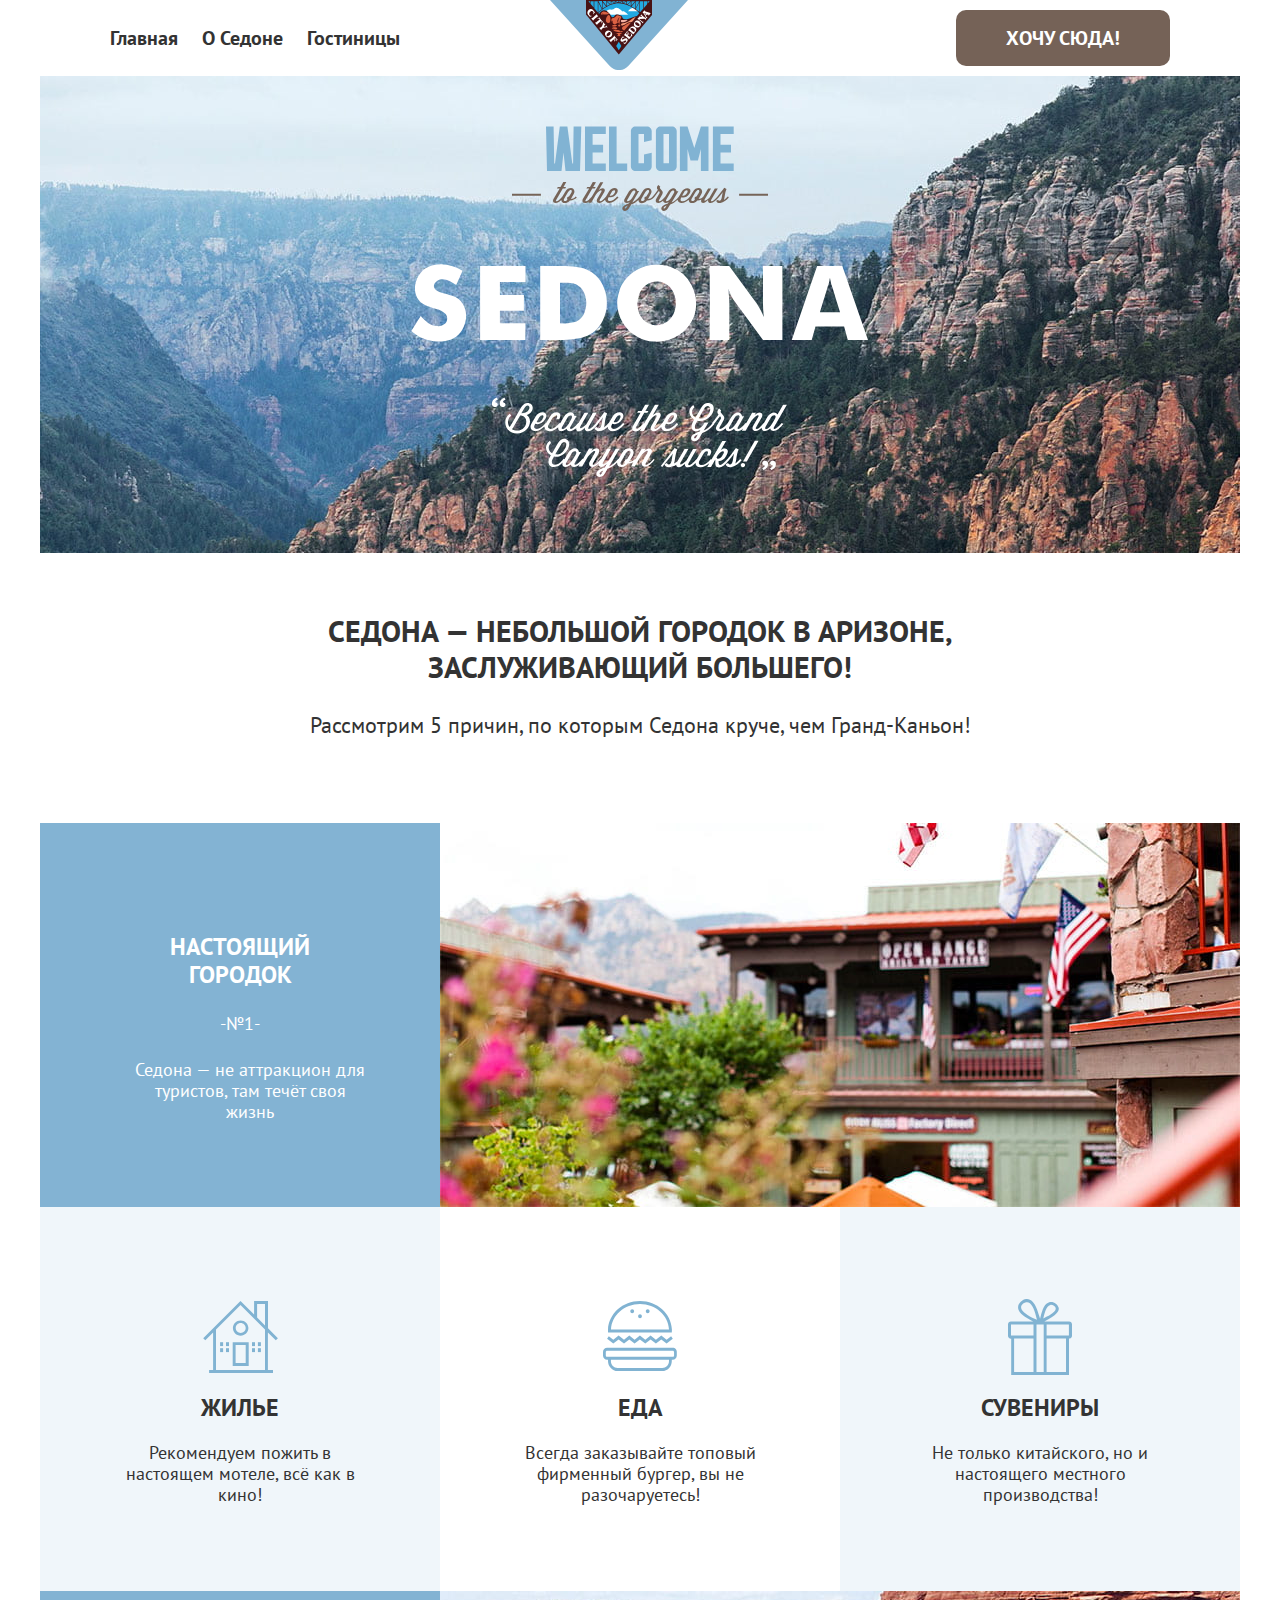
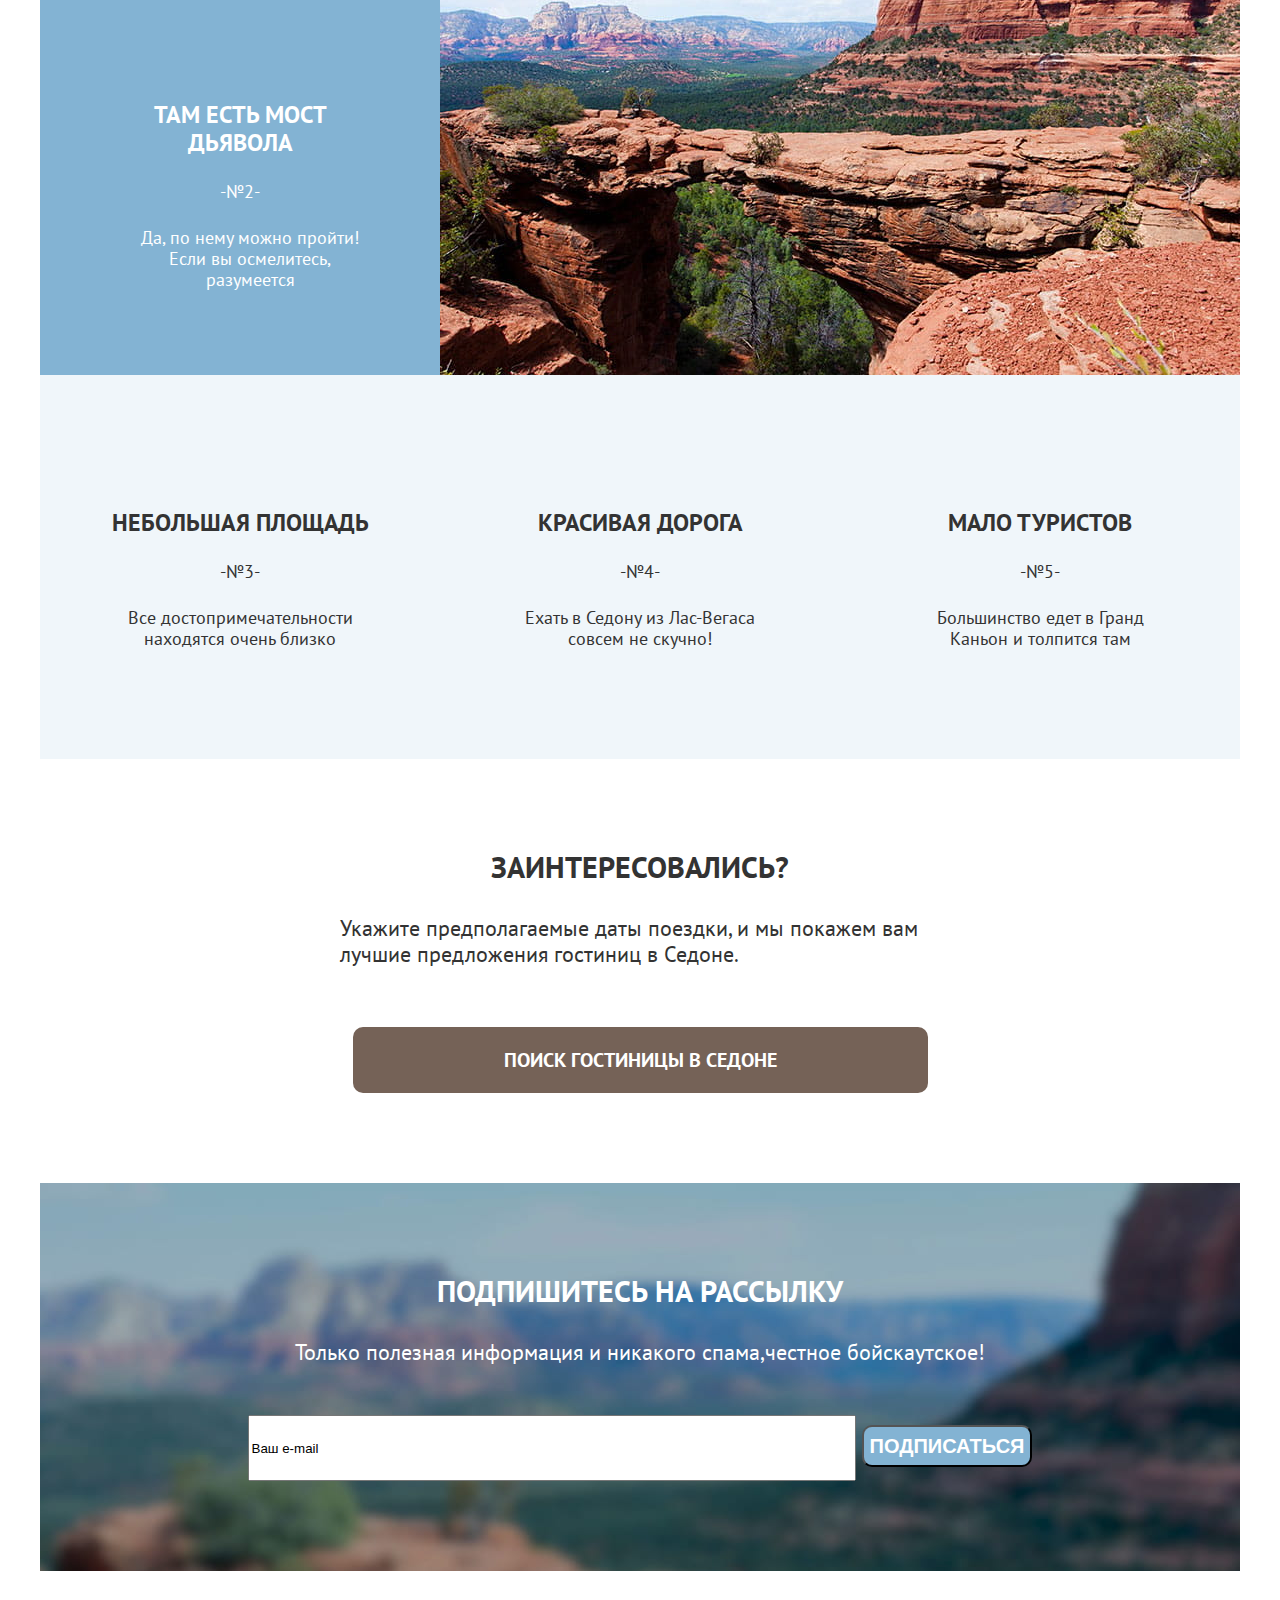
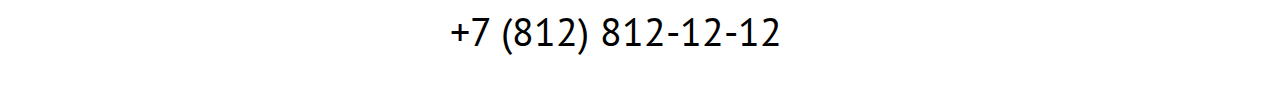
<file: index.html>
<!DOCTYPE html>
<html lang="ru">
  <head>
    <meta charset="utf-8">
    <title>HTML Academy: Седона</title>
    <link rel="stylesheet" href="Styles/styles.css">
  </head>
  <body>
    <header class="page-header">
      <!--Навигация-->
      <nav class="page-navigation"> 
        <ul class="navigation-list">
          <li class="navigation-item">
            <a class="navigation-link" href="#">Главная</a>
          </li>
          <li class="navigation-item">
            <a class="navigation-link" href="#">О Седоне</a>
          </li>
          <li class="navigation-item">
            <a class="navigation-link" href="catalog.html">Гостиницы</a> 
          </li>
        </ul>
        <!--отдельный див для маленького лого в центре хедера-->
        <div class="head-logo">
        <a href="index.html"><img src="img/icon/logo-header.svg" alt="Картинка-Логотип"></a>
        </div>
        <!--Секция в хедере для поиска,отзывов и кнопки-->
        <ul class="user-menu-list">
          <li class="navigation-item">
            <a class="navigation-link" href="#"><span class="visually-hidden">Поисковая строка</span></a>
          </li>
          <li class="navigation-item">
            <a class="navigation-link" href="#"><span class="visually-hidden">Отзывы</span></a>
          </li>
          <li class="navigation-item">
            <a class="navigation-link button" href="#">Хочу сюда!</a>
          </li>
        </ul>
    </nav>
    </header>
    <main class="main-container">
      <div class="page-container">
      <h1 class="visually-hidden">Город Седона</h1>
      <section class="promo-index">
        <h2 class="visually-hidden">Презентация Городка</h2>
        <img class="index-logo" src="img/icon/welcome.svg"  width="458" height="352" alt="Городок Седона">
        <div class="divider"></div>
      </section>
      <section class="benefits">
        <div class="benefits-container">
        <h2 class="visually-hidden">Преимущества Городка</h2>
        <p class="slogan">Седона — небольшой городок в Аризоне, заслуживающий большего!</p>
        <p class="benefits-slogan-text">Рассмотрим 5 причин, по которым Седона круче, чем Гранд-Каньон!</p>
        </div>
        <!--Отдельный класс для преимущества с понорамным фото-->
        <article class="benefits-block">
         <div class="benefits-block-info">
          <h3 class="benefits-name">Настоящий городок</h3>
          <span class="benefits-number">-№1-</span>
          <p class="benefits-text">Седона — не аттракцион для туристов, там течёт 
            своя жизнь</p>
          </div>
          <div>
          <img class="benefits-block-foto" src="img/photo-town.jpg" alt="Фото улицы городка" width="800" height="384">
          </div>
        </article>
          <div class="benefits-div-list">
            <!--Отдельный класс для преимуществ с картинкой-->
            <div class="benefits-div-items house light-blue">
              <h3 class="benefits-name benefits-div-name">Жилье</h3>
              <p class="benefits-text">Рекомендуем пожить 
                в настоящем мотеле,  
                всё как в кино!</p>
            </div>
            <div class="benefits-div-items eat">
              <h3 class="benefits-name benefits-div-name">Еда</h3>
              <p class="benefits-text">Всегда заказывайте
                топовый фирменный бургер, вы не разочаруетесь!</p>
            </div>
            <div class="benefits-div-items light-blue present">
              <h3 class="benefits-name benefits-div-name">Сувениры</h3>
              <p class="benefits-text">Не только китайского, 
                но и настоящего местного производства!</p>
            </div>
          </div>
          <!--Отдельный класс для преимущества с понорамным фото-->
            <article class="benefits-block">
              <div class="benefits-block-info">
              <h3 class="benefits-name">Там есть
                мост дьявола</h3>
              <span class="benefits-number">-№2-</span>
              <p class="benefits-text">Да, по нему можно пройти! Если вы осмелитесь, разумеется</p>
            </div>
            <div>
              <img class="benefits-block-foto" src="img/photo-bridge.jpg" width="800" height="384" alt="Фото каменного моста дьявола">
            </div>
            </article>
            <!--преимущества без картинки, с номером-->
          <div class="benefits-div-list">
            <div class="benefits-div-items light-blue">
              <h3 class="benefits-name">Небольшая площадь</h3>
              <span class="benefits-number">-№3-</span>
              <p class="benefits-text">Все достопримечательности 
                находятся очень близко</p>
            </div>
            <div class="benefits-div-items light-blue">
              <h3 class="benefits-name">Красивая дорога</h3>
              <span class="benefits-number">-№4-</span>
              <p class="benefits-text">Ехать в Седону из Лас-Вегаса совсем не скучно!</p>
            </div>
            <div class="benefits-div-items light-blue">
              <h3 class="benefits-name">Мало туристов</h3>
              <span class="benefits-number">-№5-</span>
              <p class="benefits-text">Большинство едет в Гранд Каньон и толпится там</p>
            </div>
          </section>
          </div>
          <!--Поиск по каталогу-->
        <section class="search-catalog">
          <h2 class="visually-hidden">Забронируйте отель уже сейчас</h2>
          <b class="slogan">Заинтересовались?</b>
          <p class="text">Укажите предполагаемые даты поездки,
            и мы покажем вам лучшие предложения гостиниц в Седоне.
          </p>
          <a class="button">Поиск гостиницы в Седоне</a>
        </section>
        <section class="newsletter">
          <h2 class="visually-hidden">Подписка на рассылку</h2>
          <b class="slogan" >Подпишитесь на рассылку</b>
          <p class="text">Только полезная информация и никакого спама,честное бойскаутское!</p>
          <form class="form" action="https://htmlacademy.ru" method="GET">
            <input class="email" type="email" name="user-mail" value="Ваш e-mail">
            <input class="submit button blue-color" type="submit" value="подписаться">
          </form>
          </section>
      </div>
    </main>  
    <footer>
      <article class="footer-messengers">
        <a class="item-messengers" href="https://twitter.com/htmlacademy_ru"><span class="visually-hidden"></span></a>
        <a class="item-messengers" href="facebook.com/htmlacademy"><span class="visually-hidden"></span></a>
        <a class="item-messengers" href="https://www.youtube.com/user/htmlacademyru"><span class="visually-hidden"></span></a>
      </article>
      <a class="phone-number" href="tel:+78128121212">+7 (812) 812-12-12</a>
      <a class="logo-footer" href="https://htmlacademy.ru"><span class="visually-hidden"></span></a> 
    </footer>
  </body>
</html>
</file>
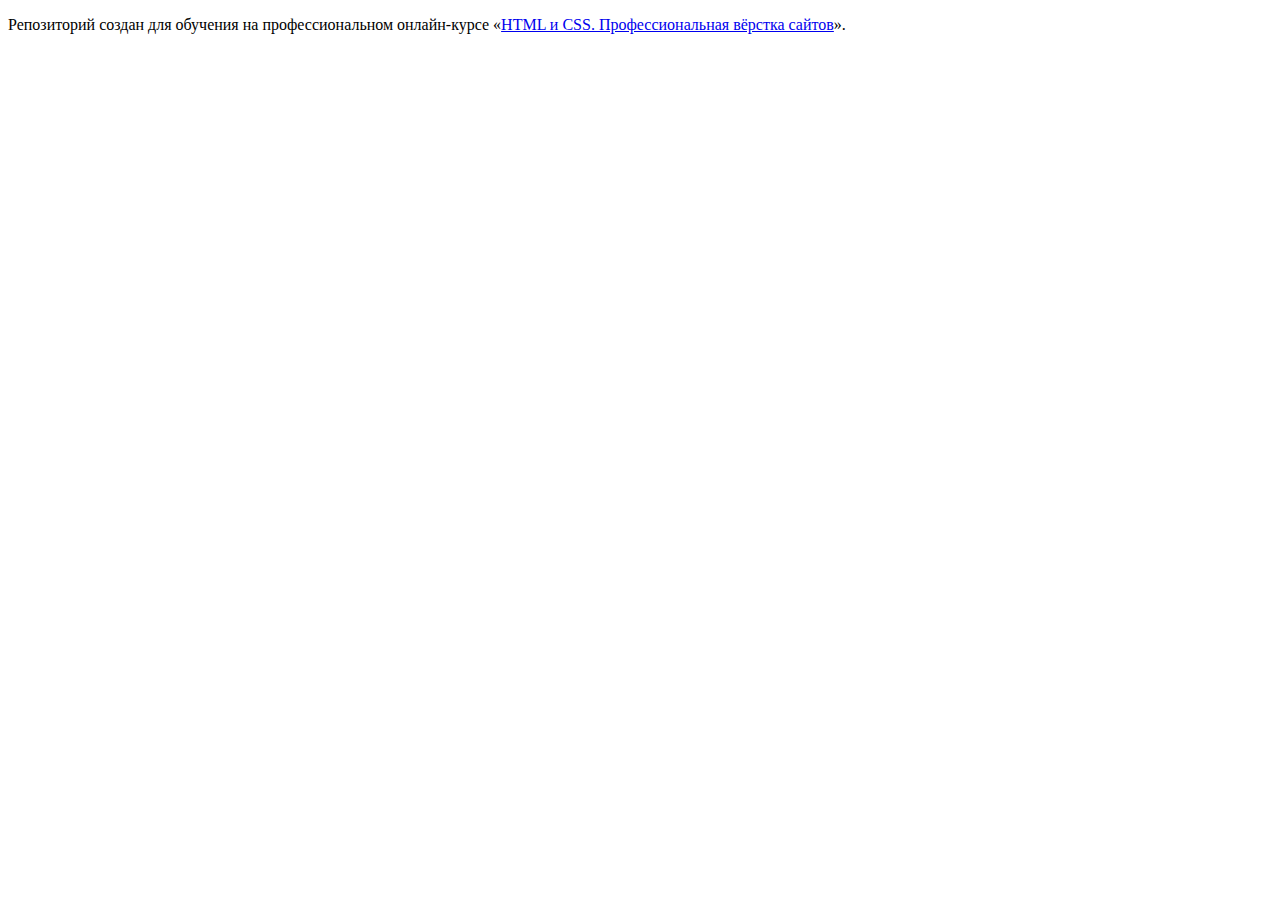
<file: master/index.html>
<!DOCTYPE html>
<html lang="ru">
  <head>
    <meta charset="utf-8">
    <title>HTML Academy: Седона</title>
    <base href="https://htmlacademy-htmlcss.github.io/1816669-sedona-32/master/">
</head>
  <body>

    <p>Репозиторий создан для обучения на профессиональном онлайн‑курсе «<a href="https://htmlacademy.ru/intensive/htmlcss">HTML и CSS. Профессиональная вёрстка сайтов</a>».</p>

  </body>
</html>
</file>
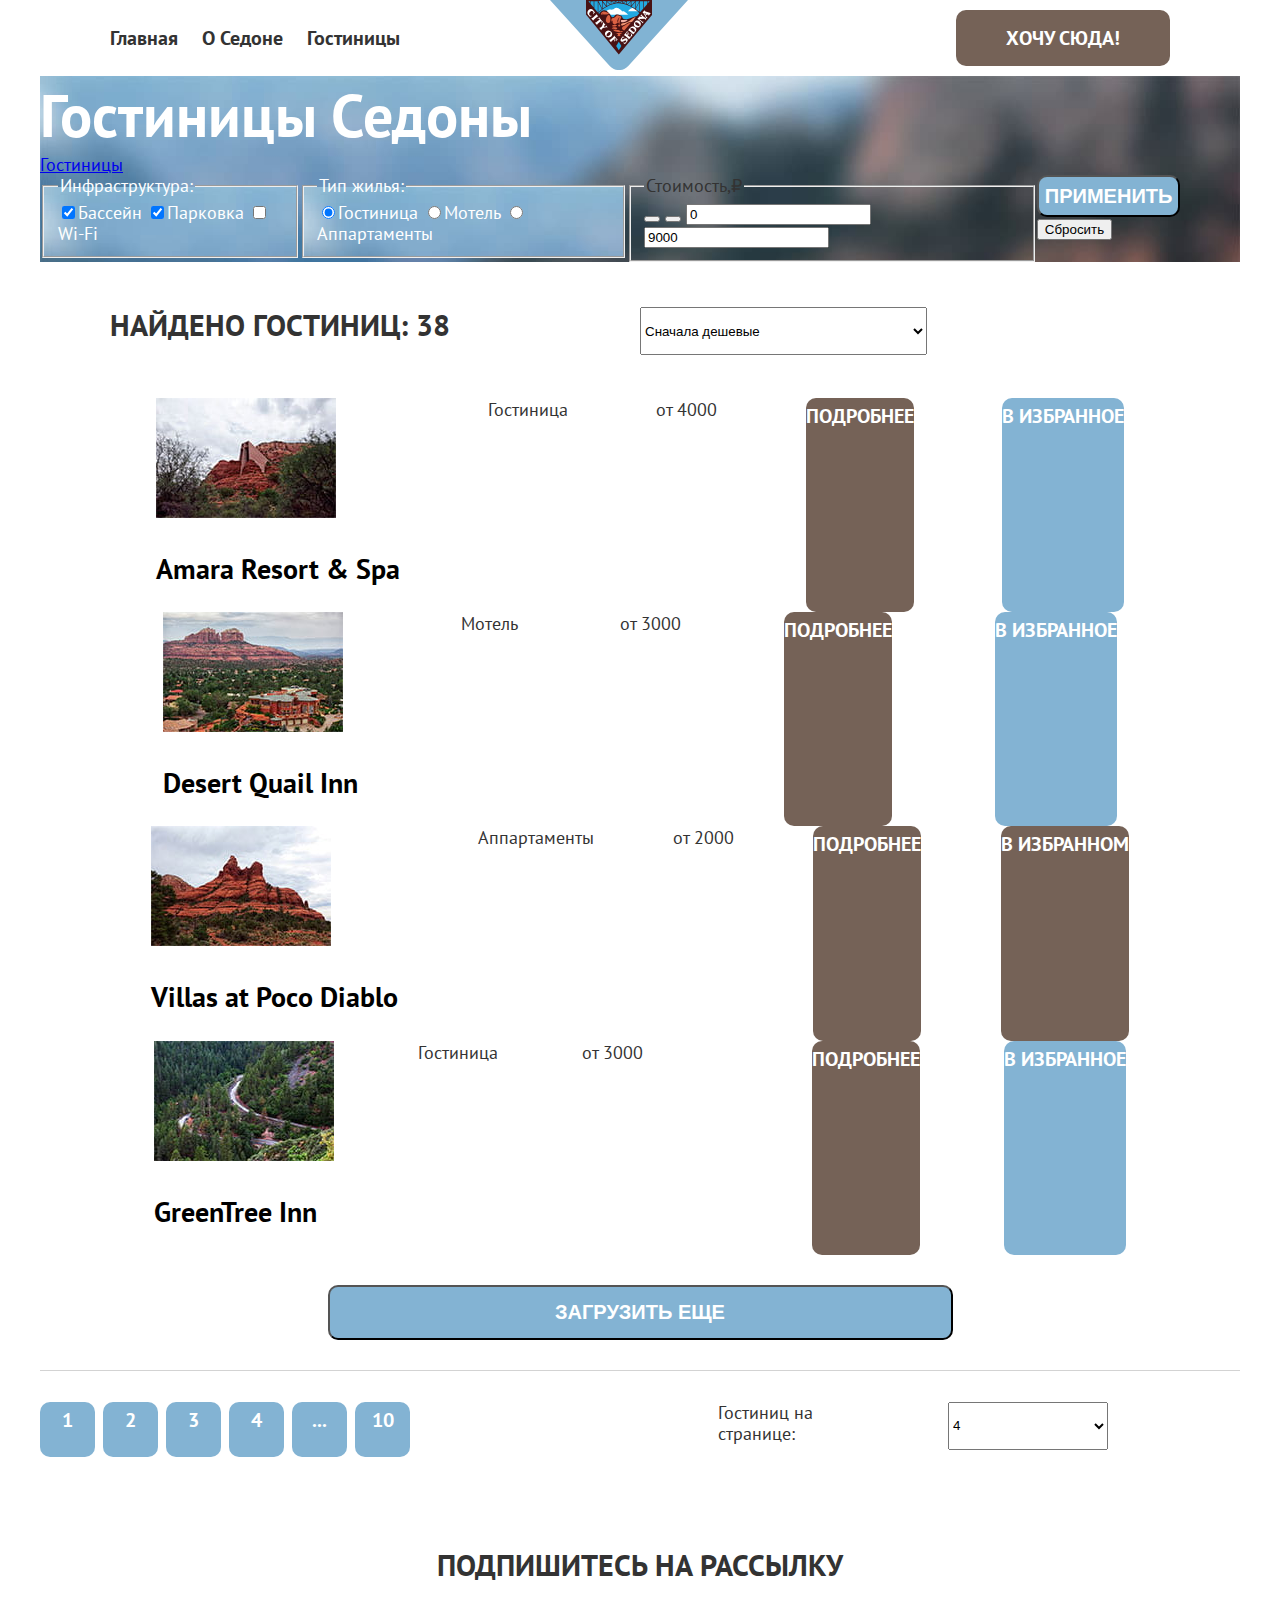
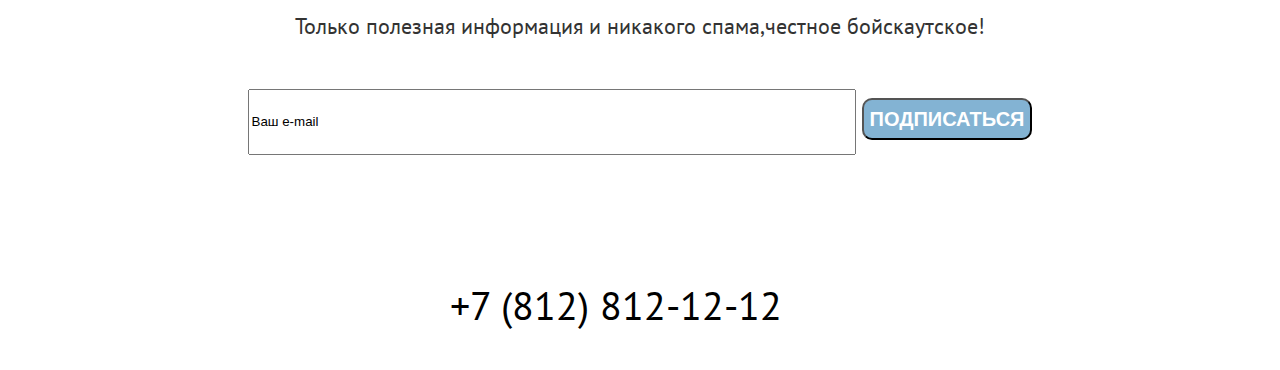
<file: catalog.html>
<!DOCTYPE html>
<html lang="ru">
  <head>
    <meta charset="utf-8">
    <title>Гостиницы Седоны.</title>
    <link rel="stylesheet" href="Styles/styles.css">
  </head>
<body>
  <header class="page-header">
    <!--Навигация-->
    <nav class="page-navigation"> 
      <ul class="navigation-list">
        <li class="navigation-item">
          <a class="navigation-link" href="#">Главная</a>
        </li>
        <li class="navigation-item">
          <a class="navigation-link" href="#">О Седоне</a>
        </li>
        <li class="navigation-item">
          <a class="navigation-link" href="catalog.html">Гостиницы</a> 
        </li>
      </ul>
      <!--отдельный див для маленького лого в центре хедера-->
      <div class="head-logo">
      <a href="index.html"><img src="img/icon/logo-header.svg" alt="Картинка-Логотип"></a>
      </div>
      <!--Секция в хедере для поиска,отзывов и кнопки-->
      <ul class="user-menu-list">
        <li class="navigation-item">
          <a class="navigation-link" href="#"><span class="visually-hidden">Поисковая строка</span></a>
        </li>
        <li class="navigation-item">
          <a class="navigation-link" href="#"><span class="visually-hidden">Отзывы</span></a>
        </li>
        <li class="navigation-item">
          <a class="navigation-link button" href="#">Хочу сюда!</a>
        </li>
      </ul>
  </nav>
  </header>
      <main class="main-container">
        <div class="page-container">
        <h1 class="visually-hidden">Каталог Гостиниц Седоны</h1>
        <!--Секция с кретериями выбора гостиниц-->
        <section class="option-hotels">
          <h1> Гостиницы Седоны</h1>
          <a href="index.html"><span class="visually-hidden"> переход на главную</span></a>
          <a href="catalog.html">Гостиницы</a>
        <div class="option-hotels-container">
          <div>
          <form class="option-hotels-group" action="https://echo.htmlacademy.ru/" method="get">
            <fieldset class="option-hotels-title">
              <legend>Инфраструктура:</legend>
              <label><input type="checkbox" name="pool" checked>Бассейн
              <label><input type="checkbox" name="Parking" checked>Парковка</label>
              <label><input type="checkbox" name="Wi-Fi">Wi-Fi</label>
            </fieldset>
          </div>
          <div>
            <fieldset class="option-hotels-title">
              <legend>Тип жилья:</legend>
              <label><input type="radio" name="type-of-housing" checked>Гостиница</label>
              <label><input type="radio" name="type-of-housing">Мотель</label>
              <label><input type="radio" name="type-of-housing">Аппартаменты</label>
          </fieldset>
        </div>
        <div>
            <fieldset class="Price">
              <legend>Стоимость,₽</legend>
              <button class="range-toggle toggle-min" type="button">
                 <span class="visually-hidden">Изменить минимальную цену</span>
              </button>
              <button class="range-toggle toggle-max" type="button">
                <span class="visually-hidden">Изменить максимальную цену</span>
             </button>
             <input class="catalog-filter-input" type="number" name="min-price" value="0">
             <input class="catalog-filter-input" type="number" name="max-price" value="9000">
            </fieldset>
          </form>
        </div>
        <div>
          <form>
            <input class="button blue-color" type="button" value="Применить">
            <input type="button" value="Сбросить">
          </form>
        </div>
      </section>
      <!-- Секция с параметрами сортировки и отображения каталога-->
      <section class="catalog-control-panel">
        <h2 class="visually-hidden">Параметры сортировки каталога</h2>
        <b class="derectory-header">Найдено Гостиниц: 38</b>
        <form class="sorting-type">
          <select class="sorting-control">
            <option class="low-price">Сначала дешевые</option>
            <option class="hight-price">Сначала дорогие</option>
            <option class="top-reiting">По рейтингу</option>
            <option class="top-stars">По количеству звезд</option>
          </select>
        </form>
      <div class="sorting-list">
        <a class="sorting-items button-net" href="#">
          <span class="visually-hidden">Сетка</span>
        </a>
        <a class="sorting-items button-large" href="#">
          <span class="visually-hidden">Крупные значки</span>
        </a>
        <a class="sorting-items button-list" href="#">
          <span class="visually-hidden">Список</span>
        </a>
      </div>
      </section>
      <!--дальше идет сам каталог, список с блоками гостиниц-->
      <section class="hotels-group">
        <h2 class="visually-hidden">Каталог отелей</h2>
        <div class="hotel-card">
          <a class="card-link" href="#"><!--картинка и название должны вести на страницу товара-->
            <img src="img/Amara-resort.jpg" width="180" height="120" alt="Amara Resort & Spa">
            <h3 class="hotel-card-name">Amara Resort & Spa</h3>
          </a>
          <span class="hotel-card-type">Гостиница</span>
          <span class="hotel-card-price">от 4000</span>
          <span class="hotel-card-stars visually-hidden">Звезды сервиса</span>
          <span class="hotel-card-reting visually-hidden">Рейтинг: 8,5</span>
          <a class="hotel-card-button-details button" href="#">Подробнее</a>
          <a class="hotel-card-button-favorites button blue-color" href="#">в избранное</a>
          </form>
        </div>
        <div class="hotel-card">
          <a class="card-link" href="#"><!--Должно вести на стрраницу товара-->
            <img src="img/desert-quail.jpg" width="180" height="120" alt="Desert Quail Inn">
            <h3 class="hotel-card-name">Desert Quail Inn</h3>
          </a>
          <span class="hotel-card-type">Мотель</span>
          <span class="hotel-card-price">от 3000</span>
          <span class="hotel-card-stars visually-hidden">Звезды сервиса</span>
          <span class="hotel-card-reting visually-hidden">Рейтинг: 8,9</span>
          <a class="hotel-card-button-details button" href="#">Подробнее</a>
          <a class="hotel-card-button-favorites button blue-color" href="#">в избранное</a>
        </div>
        <div class="hotel-card">
          <a class="card-link" href="#"><!--Должно вести на стрраницу товара-->
            <img src="img/vilas-at-poco.jpg" width="180" height="120" alt="Villas at Poco Diablo">
            <h3 class="hotel-card-name">Villas at Poco Diablo</h3>
          </a>
          <span class="hotel-card-type">Аппартаменты</span>
          <span class="hotel-card-price">от 2000</span>
          <span class="hotel-card-stars visually-hidden">Звезды сервиса</span>
          <span class="hotel-card-reting visually-hidden">Рейтинг: 9,2</span>
          <a class="hotel-card-button-details button" href="#">Подробнее</a>
          <a class="hotel-card-button-favorites button creen-color" href="#">в избранном</a>
        </div>
        <div class="hotel-card">
          <a class="card-link" href="#"><!--Должно вести на стрраницу товара-->
            <img src="img/greentree.jpg" width="180" height="120" alt="GreenTree Inn">
            <h3 class="hotel-card-name">GreenTree Inn</h3>
          </a>
          <span class="hotel-card-type">Гостиница</span>
          <span class="hotel-card-price">от 3000</span>
          <span class="hotel-card-stars visually-hidden">Звезды сервиса</span>
          <span class="hotel-card-reting visually-hidden">Рейтинг: 9,2</span>
          <a class="hotel-card-button-details">
          <a class="hotel-card-button-details button" href="#">Подробнее</a>
          <a class="hotel-card-button-favorites button blue-color" href="#">в избранное</a>
          </form>
        </div>
      </section>
      <div class="show-more-container">
      <button class="button pagination-show-more blue-color" type="button">Загрузить еще</button>
      </div>
      <div class="pagination-container">
      <ul class="pagination">
        <li class="pagination-item">
          <a class="pagination-link pagination-current button blue-color" href="#">1</a>
        </li>
        <li class="pagination-item">
          <a class="pagination-link button blue-color" href="#">2</a>
        </li>
        <li class="pagination-item">
          <a class="pagination-link button blue-color" href="#">3</a>
        </li>
        <li class="pagination-item">
          <a class="pagination-link button blue-color" href="#">4</a>
        </li>
        <li class="pagination-item">
          <a class="pagination-link button blue-color" href="#">...</a>
        </li>
        <li class="pagination-item">
          <a class="pagination-link button blue-color" href="#">10</a>
        </li>
      </ul>
      <div class="output">
        <span class="output-span">Гостиниц на странице:</span> 
        <form>
          <select class="output-list">
            <option>4</option>
            <option>8</option>
            <option>16</option>
            <option>Все</option>
          </select>
        </form>
      </div>
       </div>
      <section class="catalog-newsletter">
          <h2 class="visually-hidden">Подписка на рассылку</h2>
          <b class="slogan" >Подпишитесь на рассылку</b>
          <p class="text">Только полезная информация и никакого спама,честное бойскаутское!</p>
          <form class="newsletter-form" action="https://htmlacademy.ru" method="GET">
            <input class="email" type="email" name="user-mail" value="Ваш e-mail">
            <input class="button blue-color" type="submit" value="подписаться">
          </form>
        </section>
      </div>
  </main>    
  <footer>
    <article class="footer-messengers">
      <a class="item-messengers" href="https://twitter.com/htmlacademy_ru"><span class="visually-hidden"></span></a>
      <a class="item-messengers" href="facebook.com/htmlacademy"><span class="visually-hidden"></span></a>
      <a class="item-messengers" href="https://www.youtube.com/user/htmlacademyru"><span class="visually-hidden"></span></a>
    </article>
    <a class="phone-number" href="tel:+78128121212">+7 (812) 812-12-12</a>
    <a class="logo-footer" href="https://htmlacademy.ru"><span class="visually-hidden"></span></a> 
  </footer>
</body>
</html>
</file>
<file: Styles/styles.css>
@font-face {
    font-family: "PT Sans";
    font-style: normal;
    font-weight: 400;
    src: url("../fonts/ptsans-400.woff2") format("woff2");
    font-display: swap;
}

@font-face {
    font-family: "PT Sans";
    font-style: normal;
    font-weight: 700;
    src: url("../fonts/ptsans-700.woff2") format("woff2");
    font-display: swap;
}


/*селекторы для кнопок*/
.button {
    font-size: 20px;
    font-weight: 700;
    line-height: 36px;
    background-color: #756257;
    color: #fff;
    text-decoration: none;
    text-transform: uppercase;
    border-radius: 10px;
    ;
}

.blue-color {
    background-color: #83B3D3;
}

.green-color {
    background-color: #7DB54F;
    ;
}

/*главная страница +общие селекторы для обеих страниц*/


body {
    width: 1200px;
    display: flex;
    flex-direction: column;
    min-height: 100%;
    font-family: "PT Sans", sans-serif;
    font-size: 18px;
    line-height: 21px;
    background-color: #FFFFFF;
    color: #333333;
    margin: 0 auto;
}

.visually-hidden {
    position: absolute;
    width: 1px;
    height: 1px;
    margin: -1px;
    padding: 0;
    border: 0;
    clip: rect(0 0 0 0);
    overflow: hidden;
  }

.page-navigation {
    display: flex;
    width: 1200px;
    justify-content: space-between;
    align-items: center;
    font-family: PT Sans;
    font-size: 20px;
    font-weight: 700;
    line-height: 26px;

}

.navigation-list {
    display: flex;
    width: 310px;
    padding: 0;
    flex-wrap: wrap;
    margin: 0;
    justify-content: space-between;
    align-items: center;
    list-style-type: none;
    margin-left: 70px;
}

.navigation-link {
    display: block;
    color: #333333;
    text-decoration: none;
    padding: 20px 0px;
    margin: 0;
    

}
.head-logo{
    width: 138px;
    margin: 0px 210px 0px 150px ;
    padding: 0;
}

.user-menu-list {
    display: flex;
    justify-content: space-between;
    align-items: center;
    flex-wrap: wrap;
    width: 290px;
    padding: 0;
    margin: 0;
    margin-right: 70px;
    list-style-type: none;
}

.navigation-link.button {
    color: #ffffff;
    padding: 10px 50px;
}

.main-container {
    display: flex;
    flex-direction: column;
    flex-grow: 1;
}

.promo-index {
    background-image: url("../img/index-background.jpg");
    background-size: 100% auto;
    background-repeat: no-repeat;
    padding-top: 50px;
    padding-bottom: 50px;
}

.index-logo {
    display: block;
    width: 458px;
    margin: 0 auto;
    padding-bottom: 25px;

}

.divider{
    background-image: url("../img/divider.svg");
    background-size: 100%;
    background-repeat: no-repeat;
}

.slogan {
    font-size: 30px;
    font-style: normal;
    font-weight: 700;
    line-height: 36px;
    text-transform: uppercase;
}

.benefits {
    display: flex;
    flex-grow: 1;
    margin: 0;
    padding: 0;
    flex-wrap: wrap;
}

.benefits .slogan {
    margin-top: 60px;
    margin-bottom: 20px;
}

.benefits-slogan-text {
    font-size: 22px;
    font-style: normal;
    font-weight: 400;
    line-height: 36px;
    margin-bottom: 80px;

}

.benefits-container {
    width: 720px;
    margin: 0 auto;
    text-align: center;
}

/*Стили для блоков с фото*/
.benefits-block {
    display: flex;
    background-color: #83B3D3;
    color: #fff;
    flex-grow: 1;
    height: 384px;
}

.benefits-block-info {
    display: flex;
    flex-direction: column;
    margin: auto;
    text-align: center;
    width: 220px;
}

/*Стили для блоков со значками*/
.benefits-div-list {
    display: flex;
    min-height: 384px;
    width: 1200px;
    flex-wrap: wrap;
    padding: 0px;
    margin: 0px;
}

.benefits-div-items {
    display: flex;
    flex-direction: column;
    justify-content: center;
    text-align: center;
    padding: 0px;
    margin: 0px;
    width: 400px;
}

.benefits-name {
    font-size: 24px;
    font-weight: 700;
    line-height: 28px;
    text-transform: uppercase; 
}

.benefits-name.benefits-div-name {
    padding: 0;
    margin: 100px auto 20px auto;
    width: 200px;
}

.benefits-text {
    width: 240px;
    margin: 0px auto 0px auto;
}

.benefits-number {
    padding-bottom: 25px;
}
 
.house {
    background-image: url("../img/icon/icon-house.svg");
    background-repeat: no-repeat;
    background-position: top 30%  left 50%;
}

.eat {
    background-image: url("../img/icon/icon-eat.svg");
    background-repeat: no-repeat;
    background-position: top 30%  left 50%;
}

.present {
    background-image: url("../img/icon/icon-present.svg");
    background-repeat: no-repeat;
    background-position: top 30%  left 50%;
}

.search-catalog {
    display: flex;
    flex-direction: column;
    width: 600px;
    margin: 0 auto;
    font-size: 22px;
    font-weight: 400;
    line-height: 26px;
    align-items: center;
    justify-content: center;
   
}

.search-catalog .slogan {
    padding: 0;
    margin-top: 90px;
    margin-bottom: 30px;
} 

.search-catalog .text {
    padding: 0;
    margin: 0;
    margin-bottom: 60px;
}

.search-catalog .button {
    display: block;
    width: 575px;
    text-align: center;
    padding: 15px 0px;
    margin: 0;
    margin-bottom: 90px;
}

.light-blue {
    background-color: #83B3D31F;
    ;
}

.newsletter {
    display: flex;
    width: 100%;
    flex-direction: column;
    font-size: 22px;
    font-weight: 400;
    line-height: 26px;
    text-align: center;   
    background-image: url("../img/photo-newsletter.jpg");
    background-size: 100% auto;
    background-repeat: no-repeat;
    color: #fff;
}

.newsletter .slogan {
    padding: 0;
    margin: 90px 0px 30px 0px;
}

.newsletter .text {
    padding: 0px;
    margin: 0px;
    margin-bottom: 50px;
}

.newsletter .email {
    margin: 0;
    margin-bottom: 90px;
    width: 600px;
    height: 60px;
}

.option-hotels {
    background-image: url("../img/catalog-background.jpg");
    background-size: 100% auto;
    background-repeat: no-repeat;
}

footer {
    display: flex;
    padding: 40px 70px 30px 70px;
    margin: 0px;
}

.footer-messengers {
    width: 160px;
    display: flex;
    flex-wrap: wrap;
    padding: 0px;
    margin: 0px;
}

.footer-messengers .item-messengers {
    width: 50px;
    height: 50px;
    margin: 0px;
    margin-right: 5px;
    margin-bottom: 5px;
    text-align: center;
}

.item-messengers:nth-child(3n) {
    margin-right: 0;
}

.phone-number {
    font-size: 40px;
    font-weight: 400;
    line-height: 40px;
    color: #000000;
    text-decoration: none;
    margin-left: 180px;
}

.logo-footer {
    width: 120px;
    height: 35px;
}
/*дальше только специфичные селекторы для каталога*/

.option-hotels-container {
    display: flex;
    width: 1200px;
    flex-direction: row;
    padding: 0;
    margin: 0 auto;
}

.option-hotels-container div {
    display: flex;
    flex-direction: column;
    align-items: start;
    padding: 0;
    margin: 0;
}

.option-hotels a:nth-child(1) {
    background-image: url("../img/icon/logo-home-page.svg")
}

.option-hotels-title {
    background-image: url("../img/catalog-background.jpg");
    color: #fff;
}

.option-hotels h1 {
   font-size: 60px;
   font-weight: 700;
   line-height: 78px;
   text-align: left;
   color: #fff;
   margin: 0px;
}

.catalog-control-panel {
   display: flex;
   margin: 43px 70px;
   padding: 0;
   font-size: 30px;
   font-weight: 700;
   line-height: 39px;
   text-align: left;
   text-transform: uppercase;
}

.sorting-type {
    margin-left: 190px;
    margin-right: 80px;
}

.sorting-control {
    width: 287px;
    height: 48px;
}

.sorting-list {
    display: flex;
    width: 154px;
    padding-right: 0px;
}

.sorting-items {
    width: 48px;
    height: 48px;
}

.sorting-items:nth-child(2) {
    margin-left: 5px;
    margin-right: 5px;
}


.hotels-group {
    display: flex;
    flex-direction: column;
    width: 1057px;
    margin: 0 auto;
    padding: 0;
}

.hotel-card {
    display: flex;
    margin: 0 auto;
    padding: 0;
    width: 1057px;
    justify-content: space-around;
   
}

.card-link {
    font-size: 24px;
    font-weight: 700;
    line-height: 31px;
    text-align: left;
    text-decoration: none;
    color: #000;

}

.hotel-card span {
   font-size: 18px;
   font-weight: 400;
   line-height: 23px;
   text-align: left;
}

.show-more-container {
    text-align: center;
    padding: 30px 287px;
    border-bottom: solid lightgrey 1px;
}

.show-more-container button {
    width: 625px;
    height: 55px;
    margin: 0 auto;
    padding: 0;
   
}

.pagination-show-more-container button {
    width: 625px;
    margin: 0 auto;
    padding: 0;
    justify-content: center ;
}

.pagination-container {
    display: flex;
    margin-top: 31px;
}

.pagination {
    display: flex;
    padding: 0;
    margin: 0; 
    list-style-type: none;
    margin-right: 300px;
    min-width: 55px;
}

.pagination .pagination-item {
    width: 55px;
    height: 55px;
    padding: 0px;
    margin-right: 8px;
}

.pagination-link {
    display: block;
    box-sizing: border-box;
    width: 100%;
    height: 100%;
    text-align: center;
}

.pagination-container .output {
    display: flex;
    width: 390px;
    padding: 0;
    margin: 0;
    justify-self: center;
}

.output-span {
    padding-right: 55px;
}

.output-list {
   width: 160px;
   height: 48px;

}


.catalog-newsletter {
    display: flex;
    width: 100%;
    flex-direction: column;
    font-size: 22px;
    font-weight: 400;
    line-height: 26px;
    text-align: center;   
}

.catalog-newsletter .slogan {
    padding: 0;
    margin: 90px 0px 30px 0px;
}

.catalog-newsletter .text {
    padding: 0px;
    margin: 0px;
    margin-bottom: 50px;
}

.catalog-newsletter .email {
    margin: 0;
    margin-bottom: 90px;
    width: 600px;
    height: 60px;
}
</file>
